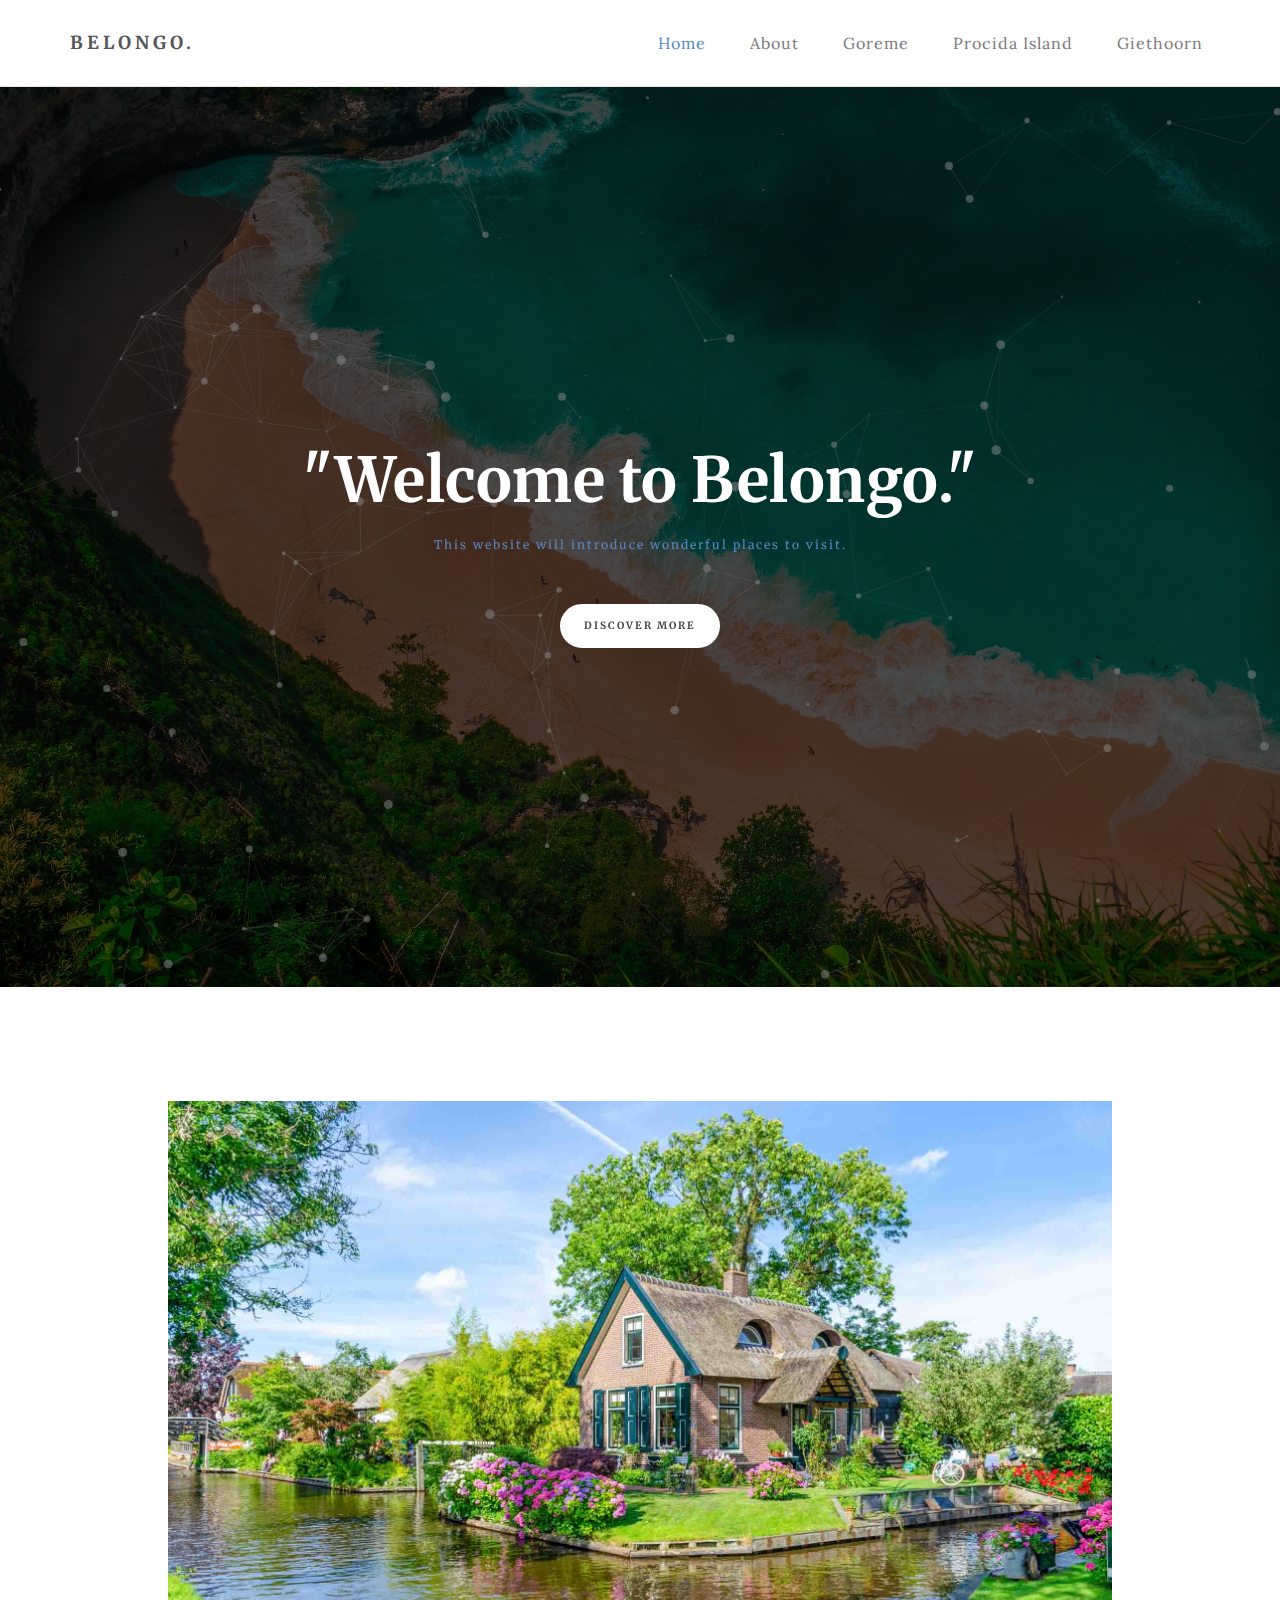
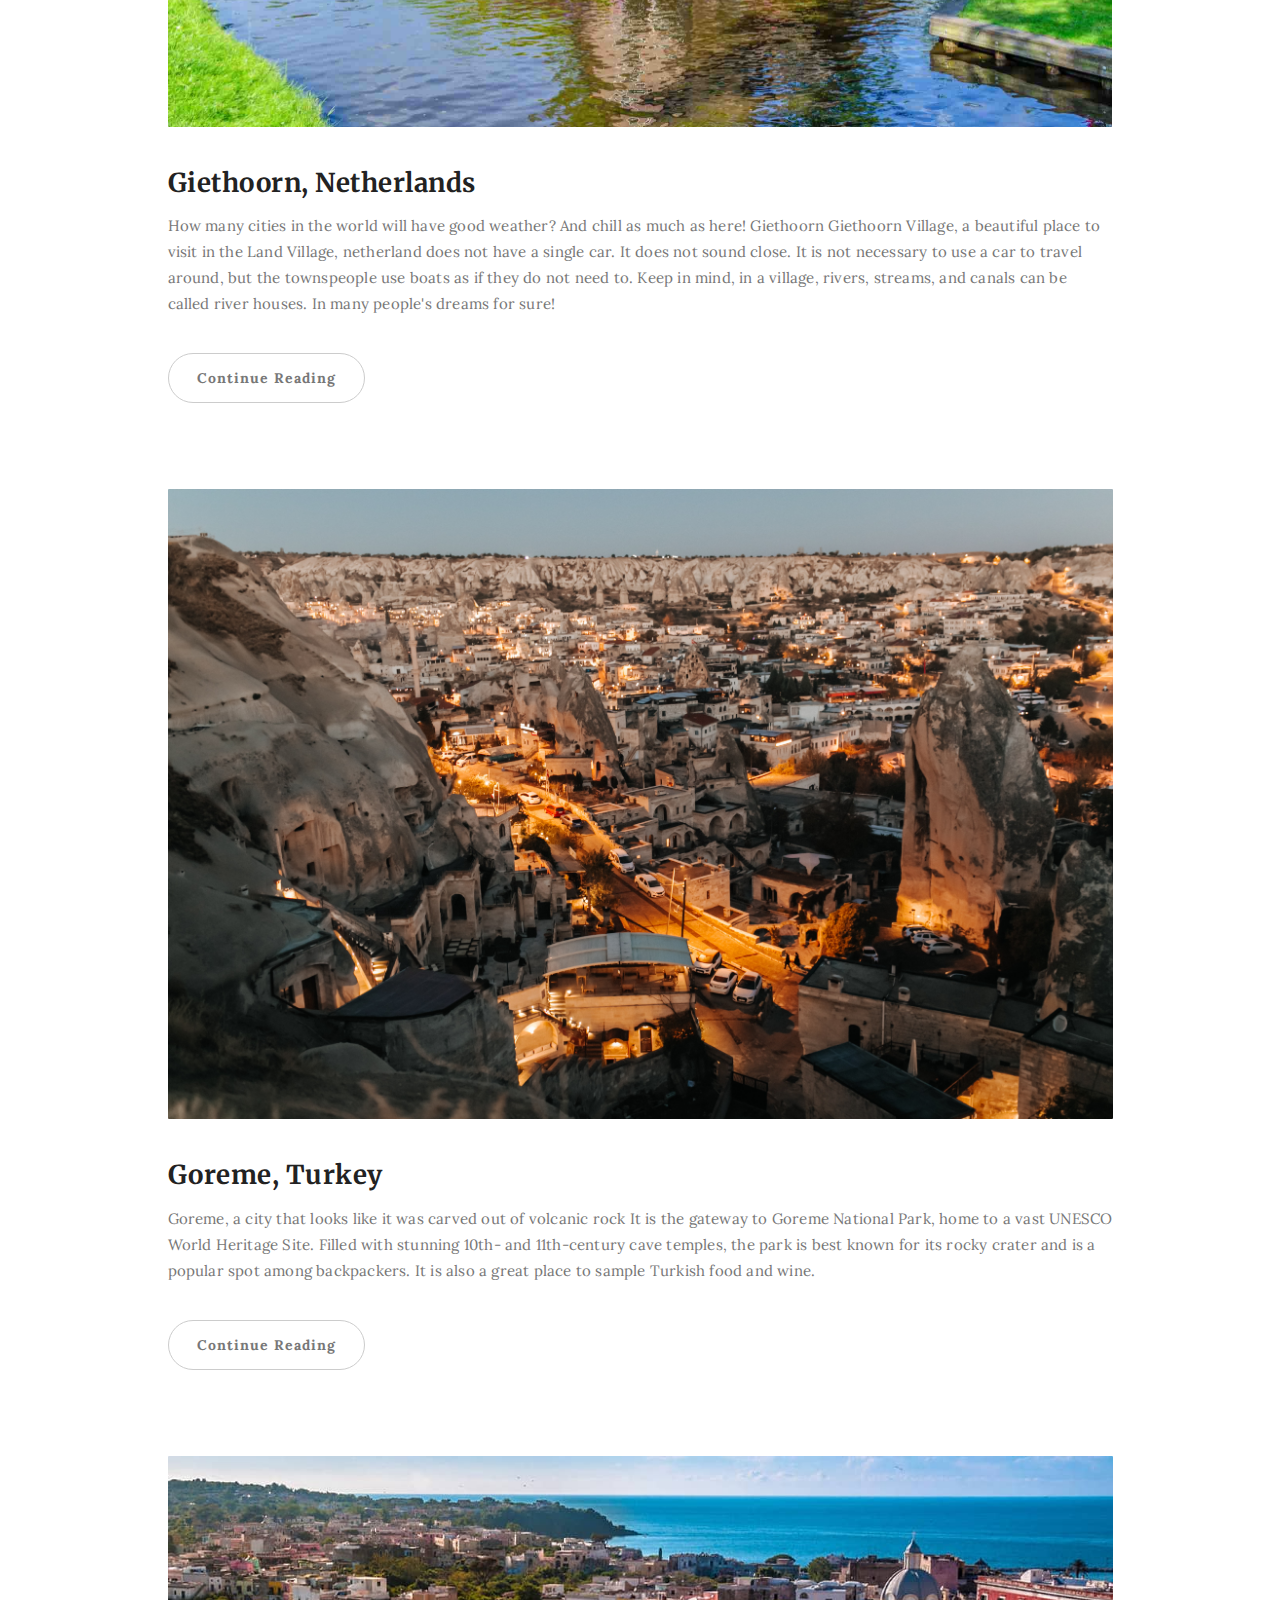
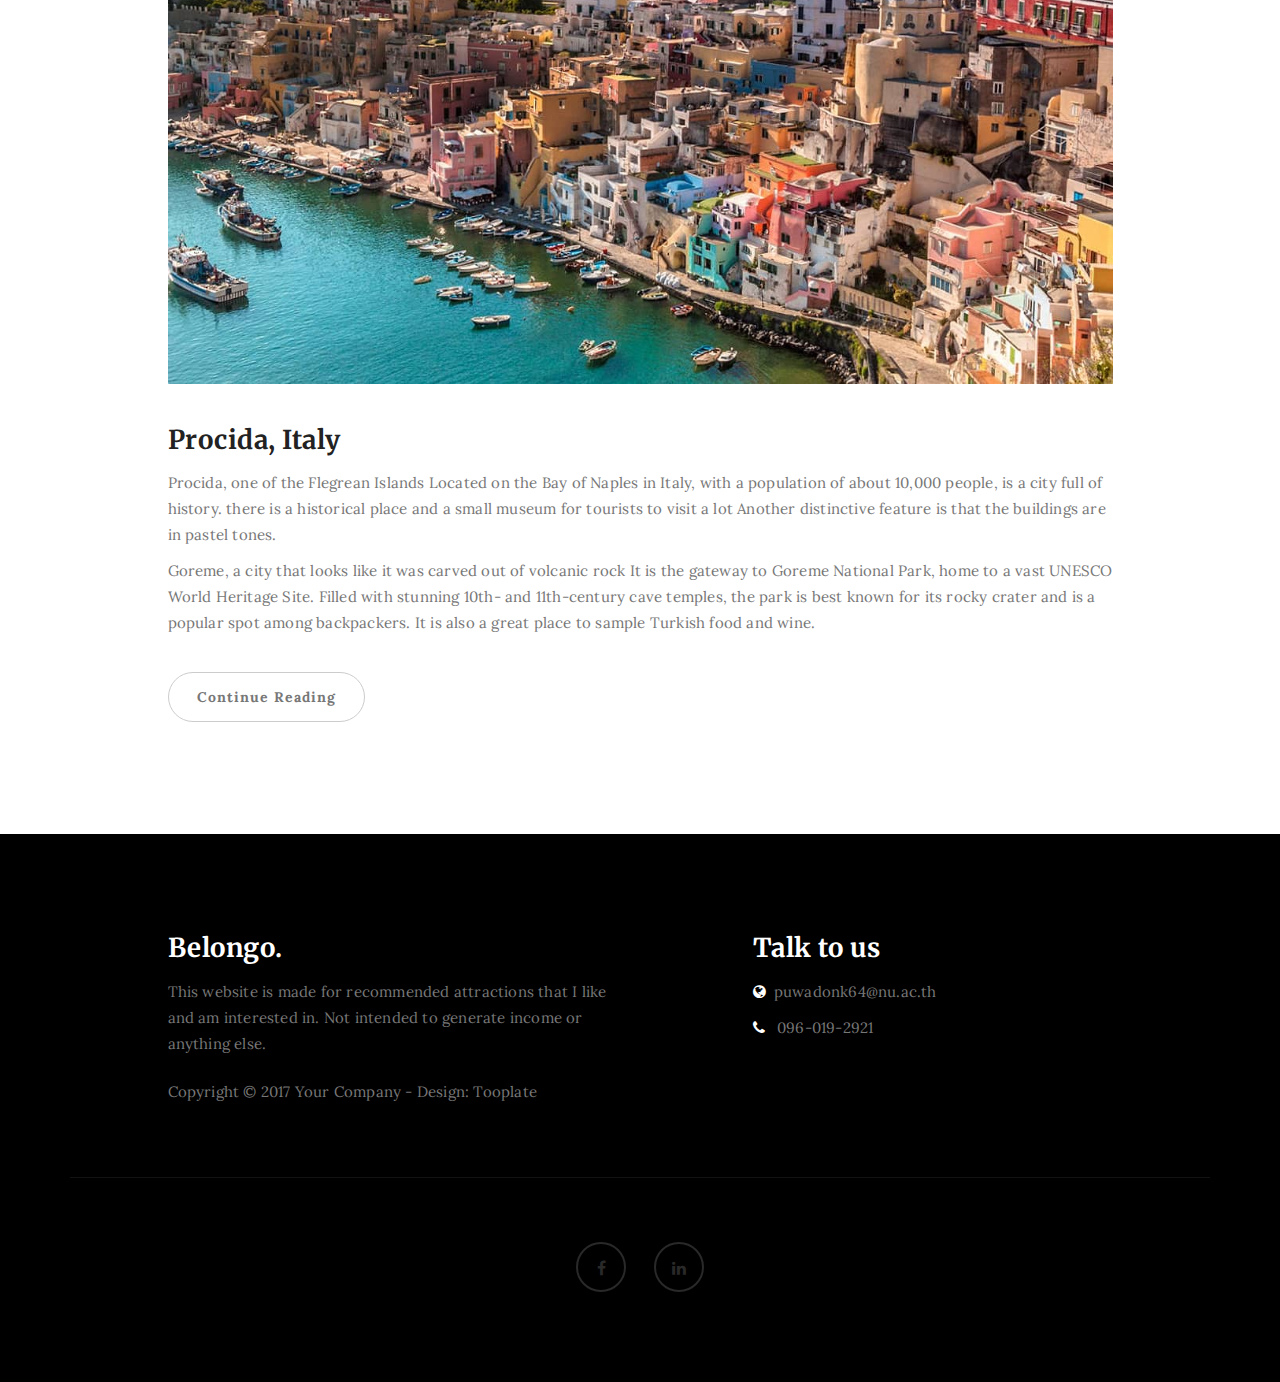
<file: index.html>
<!DOCTYPE html>
<html lang="en">
<head>

<meta charset="UTF-8">
<meta http-equiv="X-UA-Compatible" content="IE=Edge">
<meta name="description" content="">
<meta name="keywords" content="">
<meta name="author" content="">
<meta name="viewport" content="width=device-width, initial-scale=1, maximum-scale=1">

<title>Belongo.</title>
<!--

Template 2085 Neuron

http://www.tooplate.com/view/2085-neuron

-->
<link rel="stylesheet" href="css/bootstrap.min.css">
<link rel="stylesheet" href="css/font-awesome.min.css">

<!-- Main css -->
<link rel="stylesheet" href="css/style.css">
<link href="https://fonts.googleapis.com/css?family=Lora|Merriweather:300,400" rel="stylesheet">

</head>
<body>

<!-- PRE LOADER -->

<div class="preloader">
     <div class="sk-spinner sk-spinner-wordpress">
          <span class="sk-inner-circle"></span>
     </div>
</div>

<!-- Navigation section  -->

<div class="navbar navbar-default navbar-static-top" role="navigation">
     <div class="container">

          <div class="navbar-header">
               <button class="navbar-toggle" data-toggle="collapse" data-target=".navbar-collapse">
                    <span class="icon icon-bar"></span>
                    <span class="icon icon-bar"></span>
                    <span class="icon icon-bar"></span>
               </button>
               <a href="index.html" class="navbar-brand">Belongo.</a>
          </div>
          <div class="collapse navbar-collapse">
               <ul class="nav navbar-nav navbar-right">
                    <li class="active"><a href="index.html">Home</a></li>
                    <li><a href="about.html">About</a></li>
                    <li><a href="Goreme.html">Goreme</a></li>
                    <li><a href="Procida.html">Procida Island</a></li>
                    <li><a href="Giethoorn.html">Giethoorn</a></li>
               </ul>
          </div>

  </div>
</div>


<section id="home" class="main-home parallax-section">
     <div class="overlay"></div>
     <div id="particles-js"></div>
     <div class="container">
          <div class="row">

               <div class="col-md-12 col-sm-12">
                    <h1>"Welcome to Belongo."</h1>
                    <h4>This website will introduce wonderful places to visit.</h4>
                    <a href="#blog" class="smoothScroll btn btn-default">Discover More</a>
               </div>

          </div>
     </div>
</section>

<section id="blog">
     <div class="container">
          <div class="row">

               <div class="col-md-offset-1 col-md-10 col-sm-12">
                    <div class="blog-post-thumb">
                         <div class="blog-post-image">
                              <a href="Giethoorn.html">
                                   <img src="images/single-post-bg.jpg" class="img-responsive" alt="Blog Image">
                              </a>
                         </div>
                         <div class="blog-post-title">
                              <h3><a href="Giethoorn.html">Giethoorn, Netherlands</a></h3>
                         </div>
               
                         <div class="blog-post-des">
                              <p>How many cities in the world will have good weather? And chill as much as here! Giethoorn Giethoorn Village, a beautiful place to visit in the Land Village, netherland does not have a single car. It does not sound close. It is not necessary to use a car to travel around, but the townspeople use boats as if they do not need to. Keep in mind, in a village, rivers, streams, and canals can be called river houses. In many people's dreams for sure!</p>
                              <a href="Giethoorn.html" class="btn btn-default">Continue Reading</a>
                         </div>
                    </div>
               </div>
               <div class="col-md-offset-1 col-md-10 col-sm-12">
                    <div class="blog-post-thumb">
                         <div class="blog-post-image">
                              <a href="Goreme.html">
                                   <img src="images/gallery-bg.jpg" class="img-responsive" alt="Blog Image">
                              </a>
                         </div>
                         <div class="blog-post-title">
                              <h3><a href="Goreme.html.">Goreme, Turkey</a></h3>
                         </div>
               
                         <div class="blog-post-des">
                              <p>Goreme, a city that looks like it was carved out of volcanic rock It is the gateway to Goreme National Park, home to a vast UNESCO World Heritage Site. Filled with stunning 10th- and 11th-century cave temples, the park is best known for its rocky crater and is a popular spot among backpackers. It is also a great place to sample Turkish food and wine.</p>
                              <a href="Goreme.html" class="btn btn-default">Continue Reading</a>
                         </div>
                    </div>
               </div>
               <div class="col-md-offset-1 col-md-10 col-sm-12">
                    <div class="blog-post-thumb">
                         <div class="blog-post-image">
                              <a href="Procida.html">
                                   <img src="images/Procida.bj.jpg" class="img-responsive" alt="Blog Image">
                              </a>
                         </div>
                         <div class="blog-post-title">
                              <h3><a href="Procida.html">Procida, Italy</a></h3>
                         </div>
               
                         <div class="blog-post-des">
                              <p>Procida, one of the Flegrean Islands Located on the Bay of Naples in Italy, with a population of about 10,000 people, is a city full of history. there is a historical place and a small museum for tourists to visit a lot Another distinctive feature is that the buildings are in pastel tones.</p>
                         </div>
                         <div class="blog-post-des">
                              <p>Goreme, a city that looks like it was carved out of volcanic rock It is the gateway to Goreme National Park, home to a vast UNESCO World Heritage Site. Filled with stunning 10th- and 11th-century cave temples, the park is best known for its rocky crater and is a popular spot among backpackers. It is also a great place to sample Turkish food and wine.</p>
                              <a href="Procida.html" class="btn btn-default">Continue Reading</a>
                         </div>
                    </div>
               </div>
     </div>

</section>


<footer>
     <div class="container">
          <div class="row">

               <div class="col-md-5 col-md-offset-1 col-sm-6">
                    <h3>Belongo.</h3>
                    <p>This website is made for recommended attractions that I like and am interested in. Not intended to generate income or anything else.</p>
                    <div class="footer-copyright">
                         <p>Copyright &copy; 2017 Your Company - Design: Tooplate</p>
                    </div>
               </div>

               <div class="col-md-4 col-md-offset-1 col-sm-6">
                    <h3>Talk to us</h3>
                    <p><i class="fa fa-globe"></i>puwadonk64@nu.ac.th</p>
                    <p><i class="fa fa-phone"></i> 096-019-2921</p> </div>

               <div class="clearfix col-md-12 col-sm-12">
                    <hr>
               </div>

               <div class="col-md-12 col-sm-12">
                    <ul class="social-icon">
                         <li><a href="https://www.facebook.com/puwadon.kafoelwong.1" class="fa fa-facebook"></a></li>
                         <li><a href="https://www.instagram.com/paopae.pb/" class="fa fa-linkedin"></a></li>
                    </ul>
               </div>
               
          </div>
     </div>
</footer>


<a href="#back-top" class="go-top"><i class="fa fa-angle-up"></i></a>



<script src="js/jquery.js"></script>
<script src="js/bootstrap.min.js"></script>
<script src="js/particles.min.js"></script>
<script src="js/app.js"></script>
<script src="js/jquery.parallax.js"></script>
<script src="js/smoothscroll.js"></script>
<script src="js/custom.js"></script>

</body>
</html>
</file>
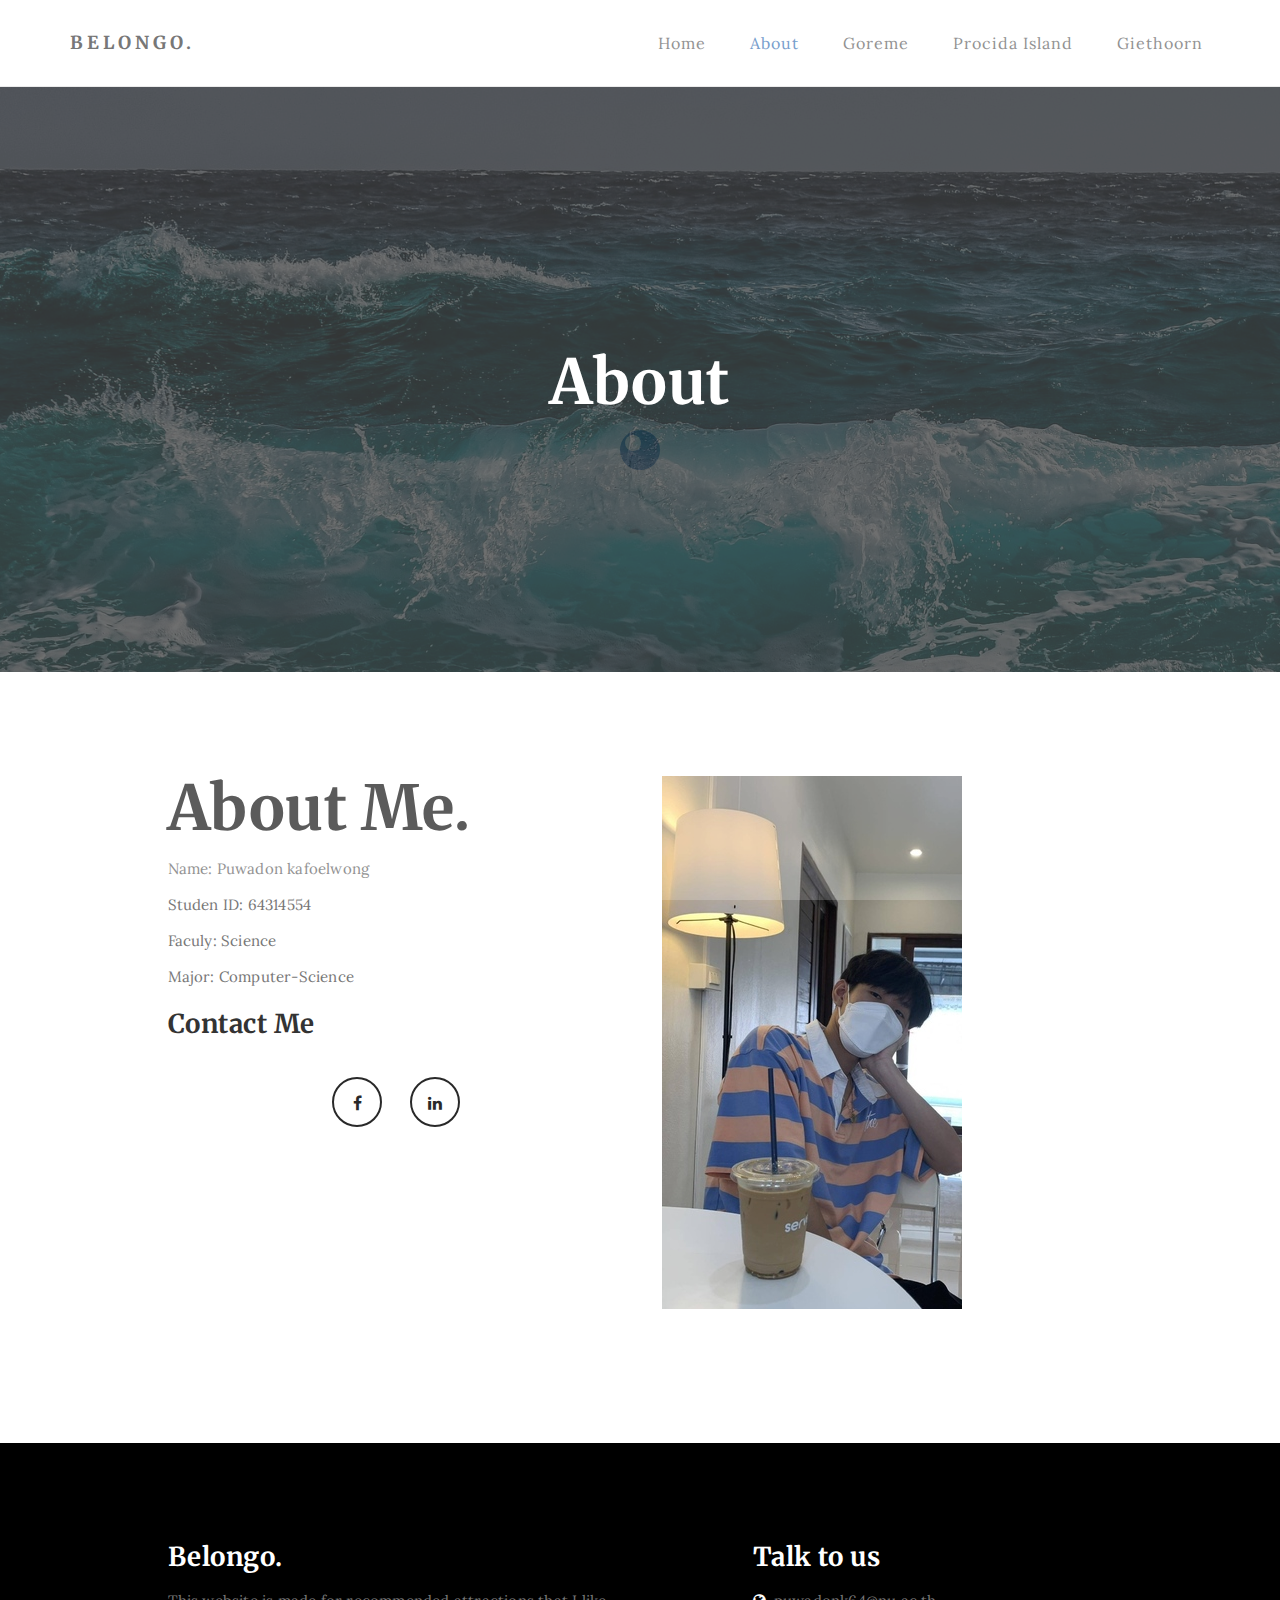
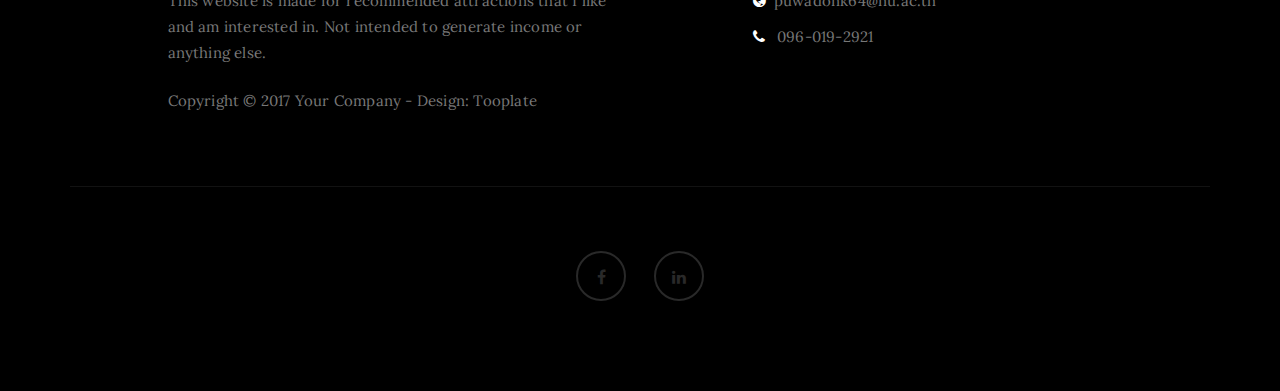
<file: about.html>
<!DOCTYPE html>
<html lang="en">
<head>

<meta charset="UTF-8">
<meta http-equiv="X-UA-Compatible" content="IE=Edge">
<meta name="description" content="">
<meta name="keywords" content="">
<meta name="author" content="">
<meta name="viewport" content="width=device-width, initial-scale=1, maximum-scale=1">

<title>Belongo/About</title>
<!--

Template 2085 Neuron

http://www.tooplate.com/view/2085-neuron

-->
<link rel="stylesheet" href="css/bootstrap.min.css">
<link rel="stylesheet" href="css/font-awesome.min.css">

<!-- Main css -->
<link rel="stylesheet" href="css/style.css">
<link href="https://fonts.googleapis.com/css?family=Lora|Merriweather:300,400" rel="stylesheet">

</head>
<body>

<!-- PRE LOADER -->

<div class="preloader">
     <div class="sk-spinner sk-spinner-wordpress">
          <span class="sk-inner-circle"></span>
     </div>
</div>

<!-- Navigation section  -->

<div class="navbar navbar-default navbar-static-top" role="navigation">
     <div class="container">

          <div class="navbar-header">
               <button class="navbar-toggle" data-toggle="collapse" data-target=".navbar-collapse">
                    <span class="icon icon-bar"></span>
                    <span class="icon icon-bar"></span>
                    <span class="icon icon-bar"></span>
               </button>
               <a href="index.html" class="navbar-brand">Belongo.</a>
          </div>
          <div class="collapse navbar-collapse">
               <ul class="nav navbar-nav navbar-right">
                    <li><a href="index.html">Home</a></li>
                    <li class="active"><a href="about.html">About</a></li>
                    <li><a href="Goreme.html">Goreme</a></li>
                    <li><a href="Procida.html">Procida Island</a></li>
                    <li><a href="Giethoorn.html">Giethoorn</a></li>
               </ul>
          </div>

  </div>
</div>  

<!-- Home Section -->

<section id="home" class="main-about parallax-section">
     <div class="overlay"></div>
     <div class="container">
          <div class="row">

               <div class="col-md-12 col-sm-12">
                    <h1>About</h1>
               </div>

          </div>
     </div>
</section>

<!-- About Section -->

<section id="about">
     <div class="container">
          <div class="row">

               <div class="col-md-offset-1 col-md-10 col-sm-12">
                    <div class="col-md-6 col-sm-6">
                         <h1>About Me.</h1>
                         <p>Name: Puwadon kafoelwong</p>
                         <p>Studen ID: 64314554</p>
                         <p>Faculy: Science</p>
                         <p>Major: Computer-Science</p>
                         <h3>Contact Me</h3>
                         <ul class="social-icon">
                              <li><a href="https://www.facebook.com/puwadon.kafoelwong.1" class="fa fa-facebook"></a></li>
                              <li><a href="https://www.instagram.com/paopae.pb/" class="fa fa-linkedin"></a></li>
                         </ul>
 
                    </div>

                    <div class="col-md-6 col-sm-6">
                         <img src="images/about-image.jpg" class="img-responsive" alt="About Image">
                    </div>

          </div>
     </div>
</section>

<!-- Footer Section -->

<footer>
     <div class="container">
          <div class="row">

               <div class="col-md-5 col-md-offset-1 col-sm-6">
                    <h3>Belongo.</h3>
                    <p>This website is made for recommended attractions that I like and am interested in. Not intended to generate income or anything else.</p>
                    <div class="footer-copyright">
                         <p>Copyright &copy; 2017 Your Company - Design: Tooplate</p>
                    </div>
               </div>

               <div class="col-md-4 col-md-offset-1 col-sm-6">
                    <h3>Talk to us</h3>
                    <p><i class="fa fa-globe"></i>puwadonk64@nu.ac.th</p>
                    <p><i class="fa fa-phone"></i> 096-019-2921</p> </div>
                    
               <div class="clearfix col-md-12 col-sm-12">
                    <hr>
               </div>

               <div class="col-md-12 col-sm-12">
                    <ul class="social-icon">
                         <li><a href="https://www.facebook.com/puwadon.kafoelwong.1" class="fa fa-facebook"></a></li>
                         <li><a href="https://www.instagram.com/paopae.pb/" class="fa fa-linkedin"></a></li>
                    </ul>
               </div>
               
          </div>
     </div>
</footer>

<a href="#back-top" class="go-top"><i class="fa fa-angle-up"></i></a>



<script src="js/jquery.js"></script>
<script src="js/bootstrap.min.js"></script>
<script src="js/jquery.parallax.js"></script>
<script src="js/custom.js"></script>

</body>
</html>
</file>
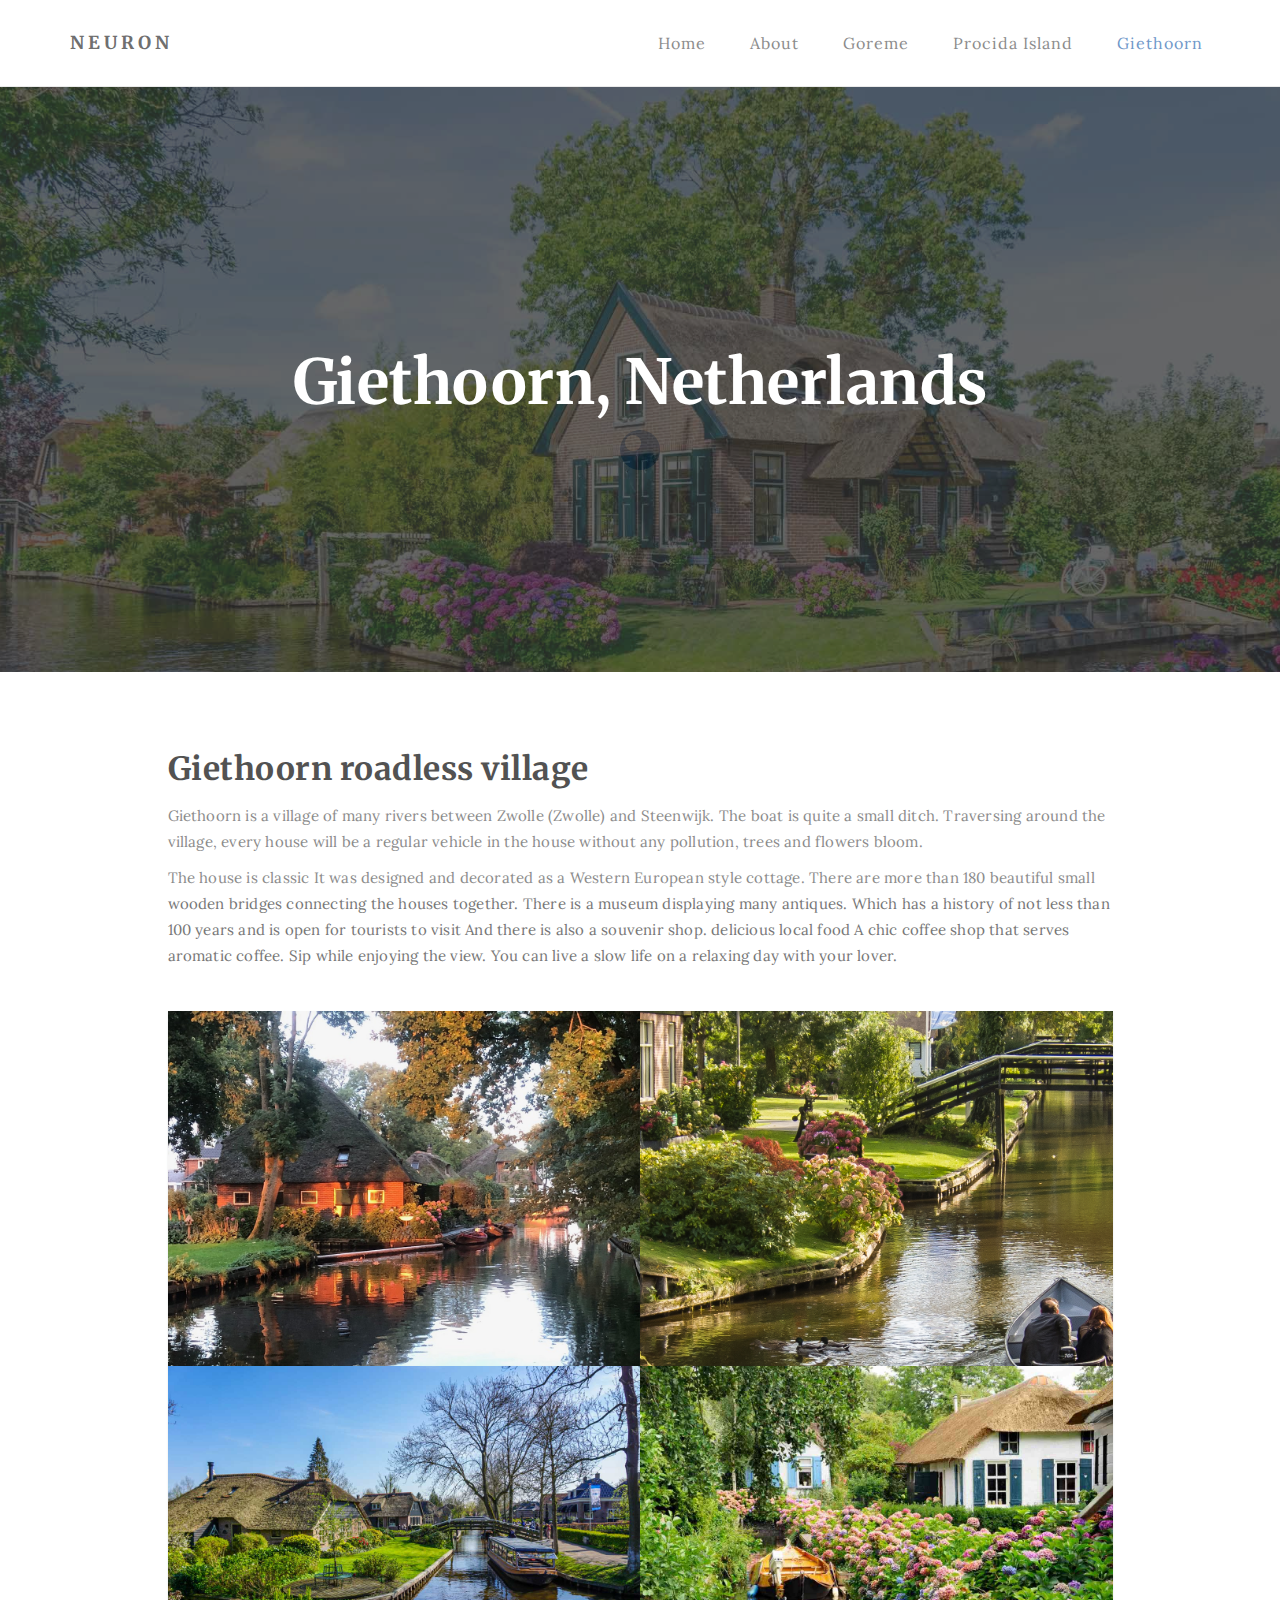
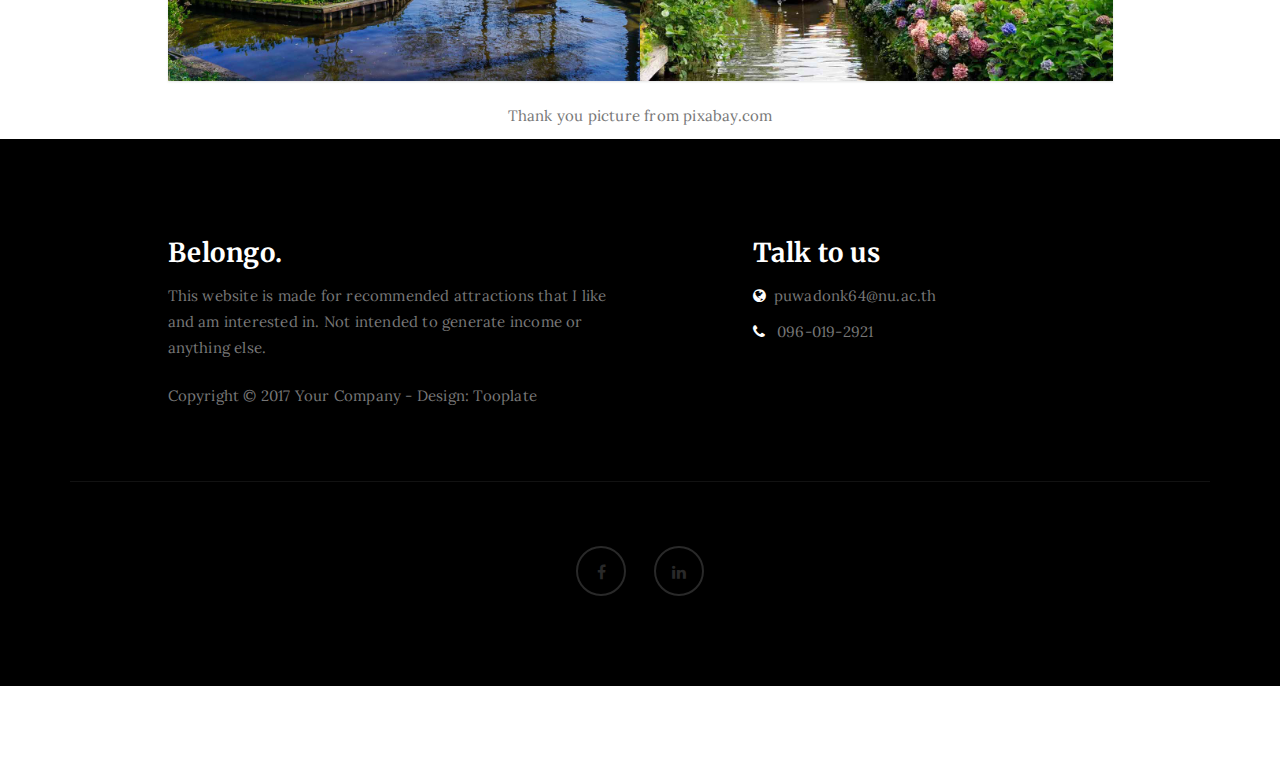
<file: Giethoorn.html>
<!DOCTYPE html>
<html lang="en">
<head>

<meta charset="UTF-8">
<meta http-equiv="X-UA-Compatible" content="IE=Edge">
<meta name="description" content="">
<meta name="keywords" content="">
<meta name="author" content="">
<meta name="viewport" content="width=device-width, initial-scale=1, maximum-scale=1">

<title>Belongo/Gietoorn</title>

<link rel="stylesheet" href="css/bootstrap.min.css">
<link rel="stylesheet" href="css/font-awesome.min.css">

<!-- Main css -->
<link rel="stylesheet" href="css/style.css">
<link href="https://fonts.googleapis.com/css?family=Lora|Merriweather:300,400" rel="stylesheet">

</head>
<body>

<!-- PRE LOADER -->

<div class="preloader">
     <div class="sk-spinner sk-spinner-wordpress">
          <span class="sk-inner-circle"></span>
     </div>
</div>

<!-- Navigation section  -->

<div class="navbar navbar-default navbar-static-top" role="navigation">
     <div class="container">

          <div class="navbar-header">
               <button class="navbar-toggle" data-toggle="collapse" data-target=".navbar-collapse">
                    <span class="icon icon-bar"></span>
                    <span class="icon icon-bar"></span>
                    <span class="icon icon-bar"></span>
               </button>
               <a href="index.html" class="navbar-brand">Neuron</a>
          </div>
          <div class="collapse navbar-collapse">
               <ul class="nav navbar-nav navbar-right">
                    <li><a href="index.html">Home</a></li>
                    <li><a href="about.html">About</a></li>
                    <li><a href="Goreme.html">Goreme</a></li>
                    <li><a href="Procida.html">Procida Island</a></li>
                    <li class="active"><a href="Giethoorn.html">Giethoorn</a></li>
               </ul>
          </div>

  </div>
</div>

<!-- Home Section -->

<section id="home" class="main-single-post parallax-section">
     <div class="overlay"></div>
     <div class="container">
          <div class="row">

               <div class="col-md-12 col-sm-12">
                    <h1>Giethoorn, Netherlands</h1>
               </div>

          </div>
     </div>
</section>

<section id="gallery">
     <div class="container">
          <div class="row">

               <div class="col-md-offset-1 col-md-10 col-sm-12">
                    <h2>Giethoorn roadless village</h2>
                    <p>Giethoorn is a village of many rivers between Zwolle (Zwolle) and Steenwijk. The boat is quite a small ditch. Traversing around the village, every house will be a regular vehicle in the house without any pollution, trees and flowers bloom.</p>
                    <p>The house is classic It was designed and decorated as a Western European style cottage. There are more than 180 beautiful small wooden bridges connecting the houses together. There is a museum displaying many antiques. Which has a history of not less than 100 years and is open for tourists to visit And there is also a souvenir shop. delicious local food A chic coffee shop that serves aromatic coffee. Sip while enjoying the view. You can live a slow life on a relaxing day with your lover.</p>
                    <span></span>
                    <div class="col-md-6 col-sm-6">
                         <div class="gallery-thumb">
                              <a href="images/Giethoorn1.jpg" class="image-popup">
                                   <img src="images/Giethoorn1.jpg" class="img-responsive" alt="Gallery Image">
                              </a>
                         </div>
                    </div>

                    <div class="col-md-6 col-sm-6">
                         <div class="gallery-thumb">
                              <a href="images/Giethoorn2.jpg" class="image-popup">
                                   <img src="images/Giethoorn2.jpg" class="img-responsive" alt="Gallery Image">
                              </a>
                         </div>
                    </div>

                    <div class="col-md-6 col-sm-6">
                         <div class="gallery-thumb">
                              <a href="images/Giethoorn3.jpg" class="image-popup">
                                   <img src="images/Giethoorn3.jpg" class="img-responsive" alt="Gallery Image">
                              </a>
                         </div>
                    </div>

                    <div class="col-md-6 col-sm-6">
                         <div class="gallery-thumb">
                              <a href="images/Giethoorn4.jpg" class="image-popup">
                                   <img src="images/Giethoorn4.jpg" class="img-responsive" alt="Gallery Image">
                              </a>
                         </div>
                    </div>
                    <div class="col-md-12 col-sm-12">
                         <p>Thank you picture from pixabay.com </p>
                    </div>
               </div>

          </div>
     </div>

<footer>
          <div class="container">
               <div class="row">
     
                    <div class="col-md-5 col-md-offset-1 col-sm-6">
                         <h3>Belongo.</h3>
                         <p>This website is made for recommended attractions that I like and am interested in. Not intended to generate income or anything else.</p>
                         <div class="footer-copyright">
                              <p>Copyright &copy; 2017 Your Company - Design: Tooplate</p>
                         </div>
                    </div>
     
                    <div class="col-md-4 col-md-offset-1 col-sm-6">
                         <h3>Talk to us</h3>
                         <p><i class="fa fa-globe"></i>puwadonk64@nu.ac.th</p>
                         <p><i class="fa fa-phone"></i> 096-019-2921</p> </div>
     
                    <div class="clearfix col-md-12 col-sm-12">
                         <hr>
                    </div>
     
                    <div class="col-md-12 col-sm-12">
                         <ul class="social-icon">
                              <li><a href="https://www.facebook.com/puwadon.kafoelwong.1" class="fa fa-facebook"></a></li>
                              <li><a href="https://www.instagram.com/paopae.pb/" class="fa fa-linkedin"></a></li>
                         </ul>
                    </div>
                    
               </div>
          </div>
</footer>

<!-- Back top -->
<a href="#back-top" class="go-top"><i class="fa fa-angle-up"></i></a>

<!-- SCRIPTS -->

<script src="js/jquery.js"></script>
<script src="js/bootstrap.min.js"></script>
<script src="js/jquery.parallax.js"></script>
<script src="js/custom.js"></script>

</body>
</html>
</file>
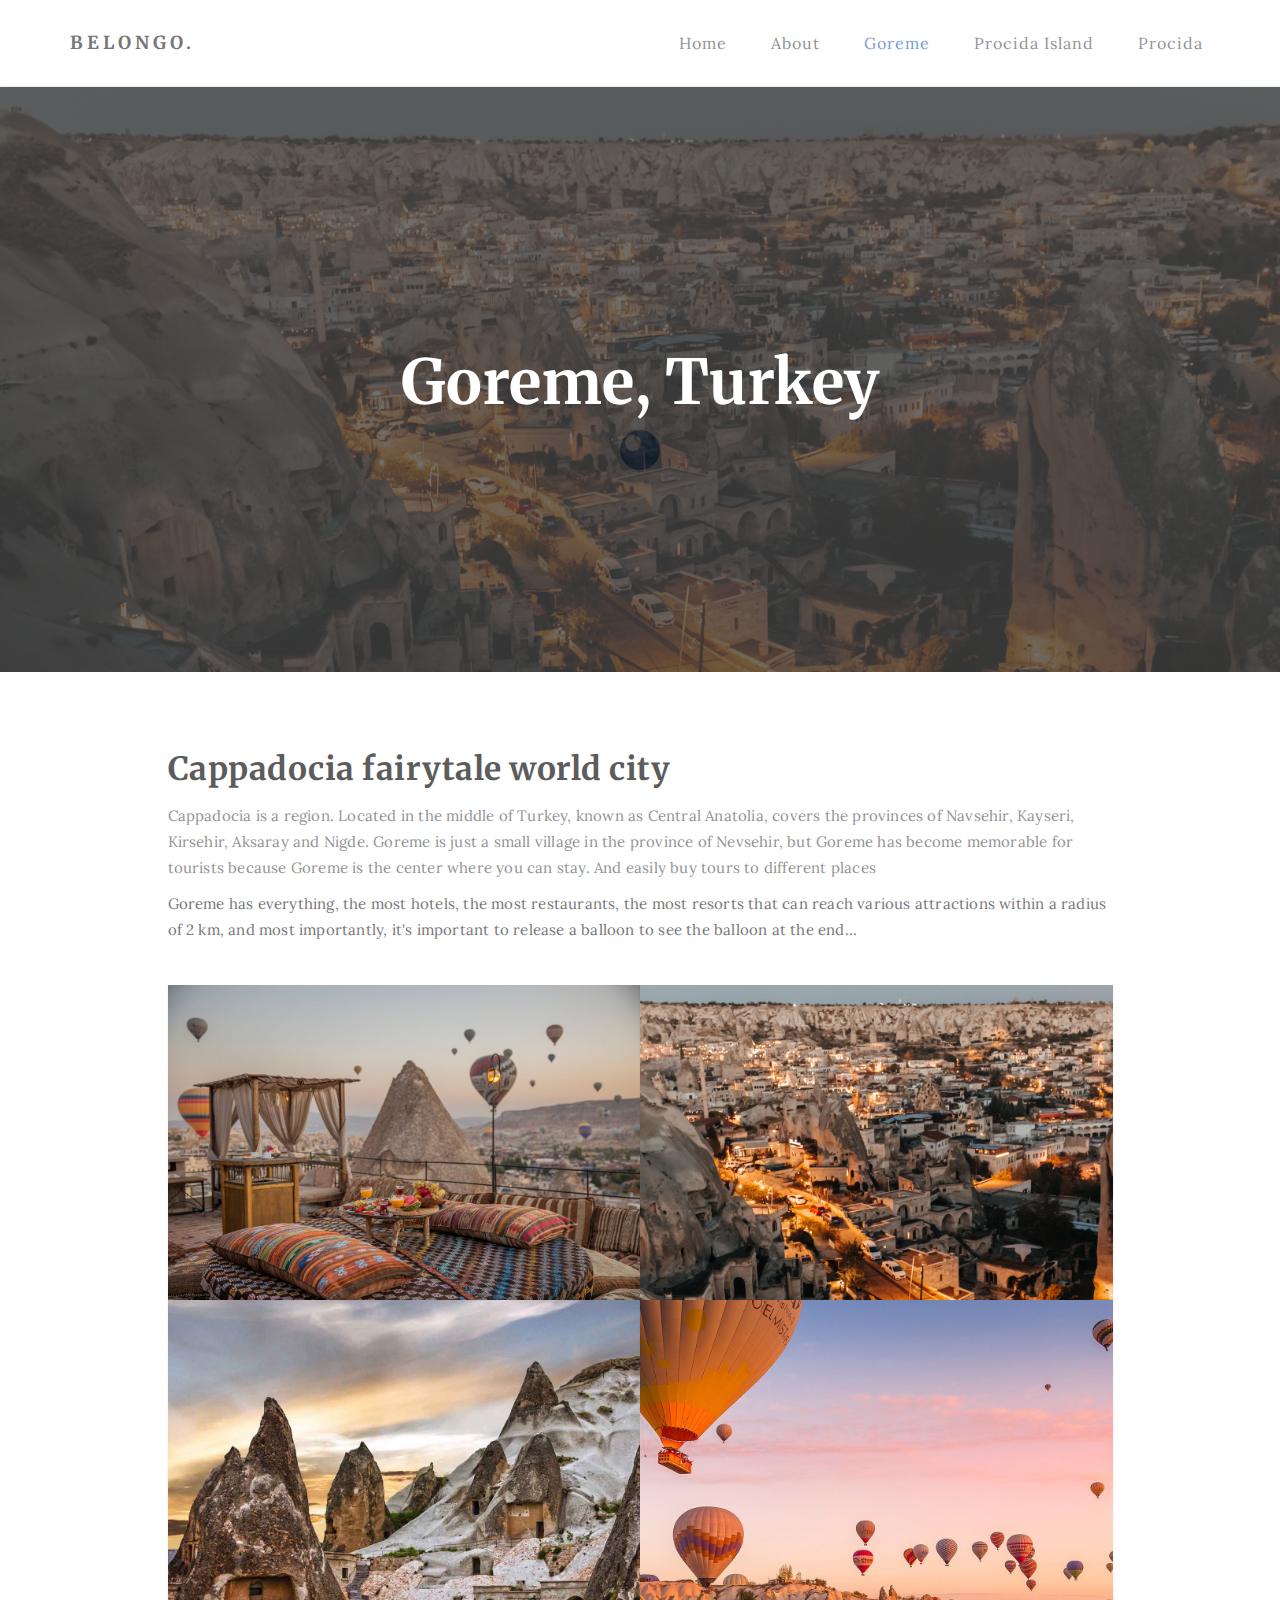
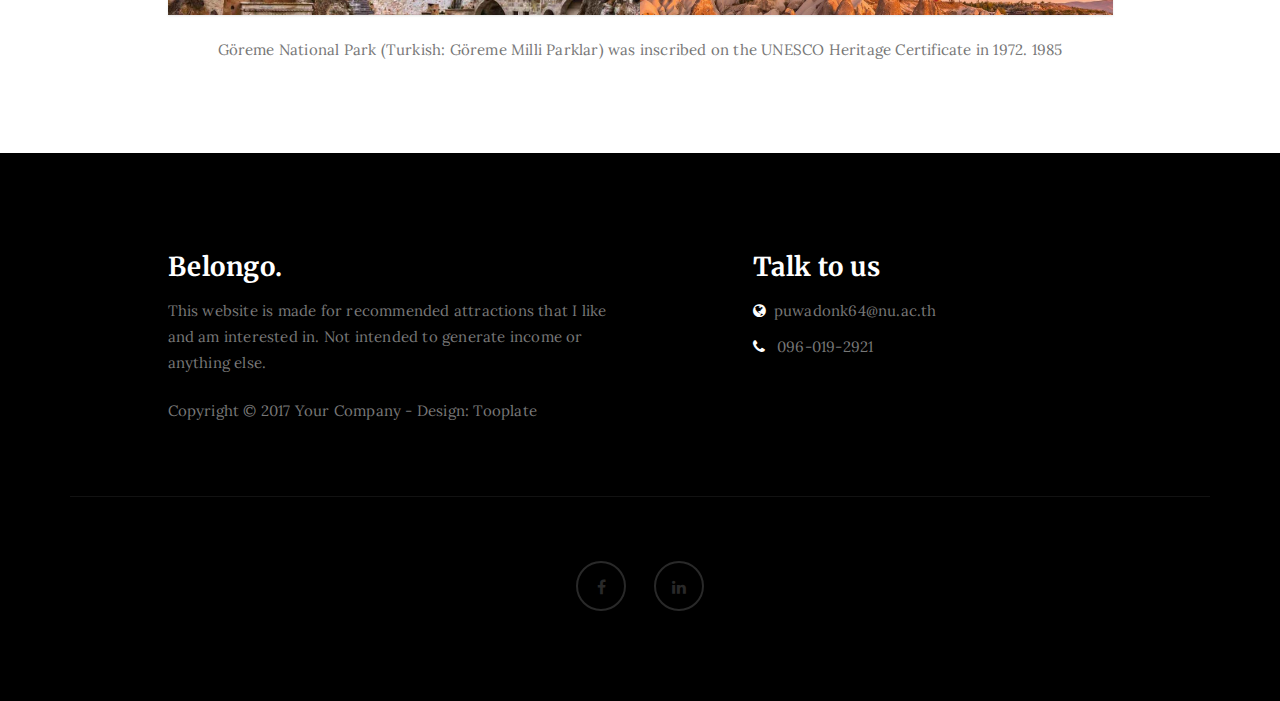
<file: Goreme.html>
<!DOCTYPE html>
<html lang="en">
<head>

<meta charset="UTF-8">
<meta http-equiv="X-UA-Compatible" content="IE=Edge">
<meta name="description" content="">
<meta name="keywords" content="">
<meta name="author" content="">
<meta name="viewport" content="width=device-width, initial-scale=1, maximum-scale=1">

<title>Belongo/Goreme</title>
<!--

Template 2085 Neuron

http://www.tooplate.com/view/2085-neuron

-->
<link rel="stylesheet" href="css/bootstrap.min.css">
<link rel="stylesheet" href="css/font-awesome.min.css">
<link rel="stylesheet" href="css/magnific-popup.css">

<!-- Main css -->
<link rel="stylesheet" href="css/style.css">
<link href="https://fonts.googleapis.com/css?family=Lora|Merriweather:300,400" rel="stylesheet">

</head>
<body>

<!-- PRE LOADER -->

<div class="preloader">
     <div class="sk-spinner sk-spinner-wordpress">
          <span class="sk-inner-circle"></span>
     </div>
</div>

<!-- Navigation section  -->

<div class="navbar navbar-default navbar-static-top" role="navigation">
     <div class="container">
          <div class="navbar-header">
               <button class="navbar-toggle" data-toggle="collapse" data-target=".navbar-collapse">
                    <span class="icon icon-bar"></span>
                    <span class="icon icon-bar"></span>
                    <span class="icon icon-bar"></span>
               </button>
               <a href="index.html" class="navbar-brand">Belongo.</a>
          </div>
          <div class="collapse navbar-collapse">
               <ul class="nav navbar-nav navbar-right">
                    <li><a href="index.html">Home</a></li>
                    <li><a href="about.html">About</a></li>
                    <li class="active"><a href="Goreme.html">Goreme</a></li>
                    <li><a href="Procida.html">Procida Island</a></li>
                    <li><a href="Giethoorn.html">Procida</a></li>
               </ul>
               
          </div>

  </div>
</div>

<!-- Home Section -->

<section id="home" class="main-gallery parallax-section">
     <div class="overlay"></div>
     <div class="container">
          <div class="row">

               <div class="col-md-12 col-sm-12">
                    <h1>Goreme, Turkey</h1>
               </div>

          </div>
     </div>
</section>

<!-- Gallery Section -->

<section id="gallery">
     <div class="container">
          <div class="row">

               <div class="col-md-offset-1 col-md-10 col-sm-12">
                    <h2>Cappadocia fairytale world city</h2>
                    <p>Cappadocia is a region. Located in the middle of Turkey, known as Central Anatolia, covers the provinces of Navsehir, Kayseri, Kirsehir, Aksaray and Nigde.
                       Goreme is just a small village in the province of Nevsehir, but Goreme has become memorable for tourists because Goreme is the center where you can stay. And easily buy tours to different places</p>
                    <p>Goreme has everything, the most hotels, the most restaurants, the most resorts that can reach various attractions within a radius of 2 km, and most importantly, it's important to release a balloon to see the balloon at the end...</p>
                    <span></span>
                    <div class="col-md-6 col-sm-6">
                         <div class="gallery-thumb">
                              <a href="images/Goreme1-image1.jpg" class="image-popup">
                                   <img src="images/Goreme1.jpg" class="img-responsive" alt="Gallery Image">
                              </a>
                         </div>
                    </div>

                    <div class="col-md-6 col-sm-6">
                         <div class="gallery-thumb">
                              <a href="images/Goreme2.jpg" class="image-popup">
                                   <img src="images/Goreme2.jpg" class="img-responsive" alt="Gallery Image">
                              </a>
                         </div>
                    </div>

                    <div class="col-md-6 col-sm-6">
                         <div class="gallery-thumb">
                              <a href="images/Goreme3.jpg" class="image-popup">
                                   <img src="images/Goreme3.jpg" class="img-responsive" alt="Gallery Image">
                              </a>
                         </div>
                    </div>

                    <div class="col-md-6 col-sm-6">
                         <div class="gallery-thumb">
                              <a href="images/Goreme4.jpg" class="image-popup">
                                   <img src="images/Goreme4.jpg" class="img-responsive" alt="Gallery Image">
                              </a>
                         </div>
                    </div>
                    <div class="col-md-12 col-sm-12">
                         <p>Göreme National Park (Turkish: Göreme Milli Parklar) was inscribed on the UNESCO Heritage Certificate in 1972. 1985</p>
                    </div>
               </div>

          </div>
     </div>
</section>

<footer>
     <div class="container">
          <div class="row">

               <div class="col-md-5 col-md-offset-1 col-sm-6">
                    <h3>Belongo.</h3>
                    <p>This website is made for recommended attractions that I like and am interested in. Not intended to generate income or anything else.</p>
                    <div class="footer-copyright">
                         <p>Copyright &copy; 2017 Your Company - Design: Tooplate</p>
                    </div>
               </div>

               <div class="col-md-4 col-md-offset-1 col-sm-6">
                    <h3>Talk to us</h3>
                    <p><i class="fa fa-globe"></i>puwadonk64@nu.ac.th</p>
                    <p><i class="fa fa-phone"></i> 096-019-2921</p> </div>

               <div class="clearfix col-md-12 col-sm-12">
                    <hr>
               </div>

               <div class="col-md-12 col-sm-12">
                    <ul class="social-icon">
                         <li><a href="https://www.facebook.com/puwadon.kafoelwong.1" class="fa fa-facebook"></a></li>
                         <li><a href="https://www.instagram.com/paopae.pb/" class="fa fa-linkedin"></a></li>
                    </ul>
               </div>
               
          </div>
     </div>
</footer>

<!-- Back top -->
<a href="#back-top" class="go-top"><i class="fa fa-angle-up"></i></a>

<!-- SCRIPTS -->

<script src="js/jquery.js"></script>
<script src="js/bootstrap.min.js"></script>
<script src="js/jquery.magnific-popup.min.js"></script>
<script src="js/magnific-popup-options.js"></script>
<script src="js/jquery.parallax.js"></script>
<script src="js/custom.js"></script>

</body>
</html>
</file>
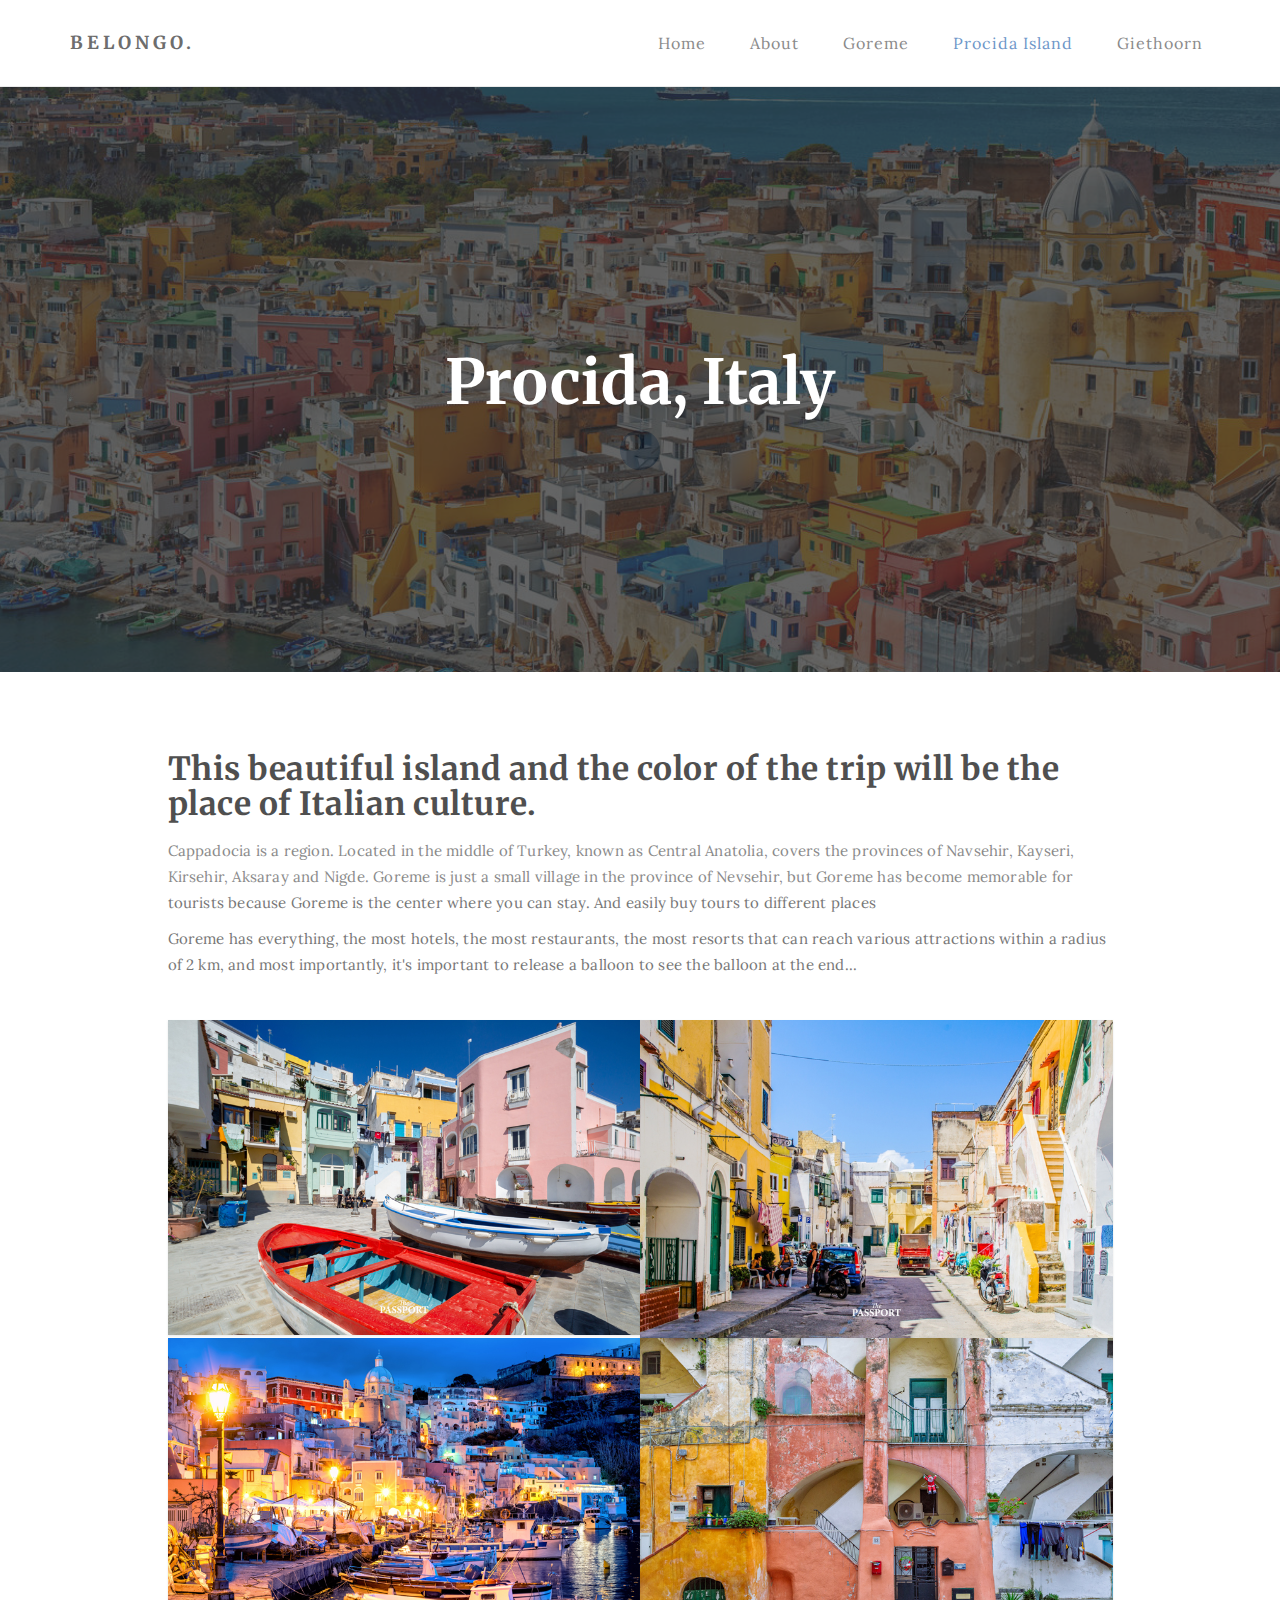
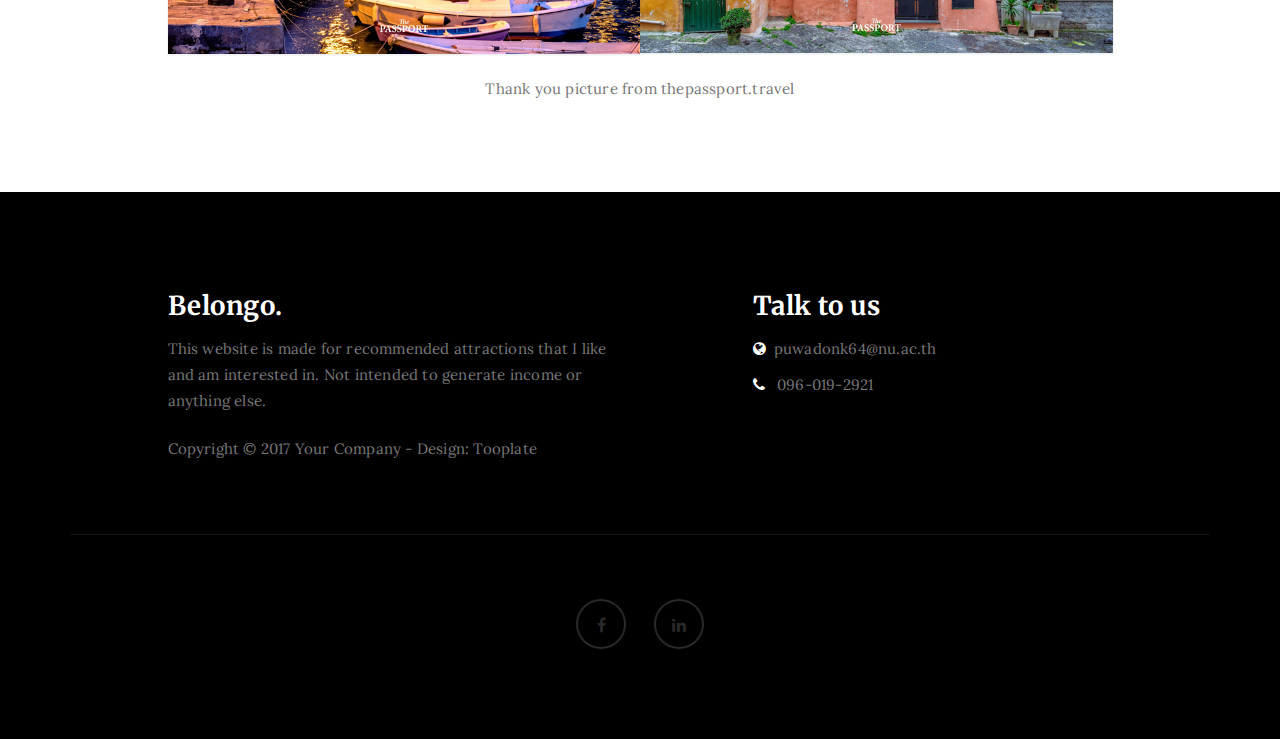
<file: Procida.html>
<!DOCTYPE html>
<html lang="en">
<head>

<meta charset="UTF-8">
<meta http-equiv="X-UA-Compatible" content="IE=Edge">
<meta name="description" content="">
<meta name="keywords" content="">
<meta name="author" content="">
<meta name="viewport" content="width=device-width, initial-scale=1, maximum-scale=1">

<title>Belongo/Procida</title>
<!--

Template 2085 Neuron

http://www.tooplate.com/view/2085-neuron

-->
<link rel="stylesheet" href="css/bootstrap.min.css">
<link rel="stylesheet" href="css/font-awesome.min.css">

<!-- Main css -->
<link rel="stylesheet" href="css/style.css">
<link href="https://fonts.googleapis.com/css?family=Lora|Merriweather:300,400" rel="stylesheet">

</head>
<body>

<!-- PRE LOADER -->

<div class="preloader">
     <div class="sk-spinner sk-spinner-wordpress">
          <span class="sk-inner-circle"></span>
     </div>
</div>

<!-- Navigation section  -->

<div class="navbar navbar-default navbar-static-top" role="navigation">
     <div class="container">

          <div class="navbar-header">
               <button class="navbar-toggle" data-toggle="collapse" data-target=".navbar-collapse">
                    <span class="icon icon-bar"></span>
                    <span class="icon icon-bar"></span>
                    <span class="icon icon-bar"></span>
               </button>
               <a href="index.html" class="navbar-brand">Belongo.</a>
          </div>
          <div class="collapse navbar-collapse">
               <ul class="nav navbar-nav navbar-right">
                    <li><a href="index.html">Home</a></li>
                    <li><a href="about.html">About</a></li>
                    <li><a href="Goreme.html">Goreme</a></li>
                    <li class="active"><a href="Procida.html">Procida Island</a></li>
                    <li><a href="Giethoorn.html">Giethoorn</a></li>
               </ul>
          </div>

  </div>
</div>
<section id="home" class="main-contact parallax-section">
     <div class="overlay"></div>
     <div class="container">
          <div class="row">

               <div class="col-md-12 col-sm-12">
                    <h1>Procida, Italy</h1>
               </div>

          </div>
     </div>
</section>

<!-- Contact Section -->

<section id="contact">
     <div class="container">
          <div class="row">
               <div class="col-md-offset-1 col-md-10 col-sm-12">
                    <h2> This beautiful island and the color of the trip will be the place of Italian culture.</h2>
                    <p>Cappadocia is a region. Located in the middle of Turkey, known as Central Anatolia, covers the provinces of Navsehir, Kayseri, Kirsehir, Aksaray and Nigde.
                       Goreme is just a small village in the province of Nevsehir, but Goreme has become memorable for tourists because Goreme is the center where you can stay. And easily buy tours to different places</p>
                    <p>Goreme has everything, the most hotels, the most restaurants, the most resorts that can reach various attractions within a radius of 2 km, and most importantly, it's important to release a balloon to see the balloon at the end...</p>
                    <span></span>
                    <div class="col-md-6 col-sm-6">
                         <div class="gallery-thumb">
                              <a href="images/Procida1.jpg" class="image-popup">
                                   <img src="images/Procida1.jpg" class="img-responsive" alt="Gallery Image">
                              </a>
                         </div>
                    </div>

                    <div class="col-md-6 col-sm-6">
                         <div class="gallery-thumb">
                              <a href="images/Procida2.jpg" class="image-popup">
                                   <img src="images/Procida2.jpg" class="img-responsive" alt="Gallery Image">
                              </a>
                         </div>
                    </div>

                    <div class="col-md-6 col-sm-6">
                         <div class="gallery-thumb">
                              <a href="images/Procida3.jpg" class="image-popup">
                                   <img src="images/Procida3.jpg" class="img-responsive" alt="Gallery Image">
                              </a>
                         </div>
                    </div>

                    <div class="col-md-6 col-sm-6">
                         <div class="gallery-thumb">
                              <a href="images/Procida4.jpg" class="image-popup">
                                   <img src="images/Procida4.jpg" class="img-responsive" alt="Gallery Image">
                              </a>
                         </div>
                    </div>
                    <div class="col-md-12 col-sm-12">
                         <p>Thank you picture from thepassport.travel</p>
                    </div>
               </div>

          </div>
     </div>
</section>

<!-- Footer Section -->

<footer>
     <div class="container">
          <div class="row">

               <div class="col-md-5 col-md-offset-1 col-sm-6">
                    <h3>Belongo.</h3>
                    <p>This website is made for recommended attractions that I like and am interested in. Not intended to generate income or anything else.</p>
                    <div class="footer-copyright">
                         <p>Copyright &copy; 2017 Your Company - Design: Tooplate</p>
                    </div>
               </div>

               <div class="col-md-4 col-md-offset-1 col-sm-6">
                    <h3>Talk to us</h3>
                    <p><i class="fa fa-globe"></i>puwadonk64@nu.ac.th</p>
                    <p><i class="fa fa-phone"></i> 096-019-2921</p> </div>

               <div class="clearfix col-md-12 col-sm-12">
                    <hr>
               </div>

               <div class="col-md-12 col-sm-12">
                    <ul class="social-icon">
                         <li><a href="https://www.facebook.com/puwadon.kafoelwong.1" class="fa fa-facebook"></a></li>
                         <li><a href="https://www.instagram.com/paopae.pb/" class="fa fa-linkedin"></a></li>
                    </ul>
               </div>
               
          </div>
     </div>
</footer>

<!-- Back top -->
<a href="#back-top" class="go-top"><i class="fa fa-angle-up"></i></a>

<!-- SCRIPTS -->

<script src="js/jquery.js"></script>
<script src="js/bootstrap.min.js"></script>
<script src="js/jquery.parallax.js"></script>
<script src="js/custom.js"></script>

</body>
</html>
</file>
<file: css/style.css>
/*

Template 2085 Neuron

http://www.tooplate.com/view/2085-neuron

*/

body {
		background: #ffffff;
    font-family: 'Lora', serif;
    font-style: normal;
		font-weight: 300;
    overflow-x: hidden;
}


/*---------------------------------------
    Typorgraphy              
-----------------------------------------*/

h1,h2,h3,h4,h5,h6 {
  font-family: 'Merriweather', serif;
  font-style: normal;
  font-weight: bold;
  letter-spacing: 0.5px;
}

h1 {
    font-size: 62px;
    padding-bottom: 14px;
    margin-bottom: 0px;
}

h2 {
  font-size: 32px;
}

h2,h3 {
  padding-bottom: 6px;
}

h3 {
  font-size: 26px;
}

h4 {
  color: #666;
  font-size: 12px;
  font-weight: normal;
  letter-spacing: 2px;
}

p {
    color: #777;
    font-size: 15px;
    font-weight: 300;
    line-height: 26px;
    letter-spacing: 0.2px;
}

.btn-success:focus {
  background-color: #000;
  border-color: transparent;
}


/*---------------------------------------
    General               
-----------------------------------------*/

html{
  -webkit-font-smoothing: antialiased;
}

a {
  color: #4d638c;
  -webkit-transition: 0.5s;
  -o-transition: 0.5s;
  transition: 0.5s;
  text-decoration: none !important;
}
a:hover, a:active, a:focus {
  color: #4d638c;
  outline: none;
}

* {
  -webkit-box-sizing: border-box;
  -moz-box-sizing: border-box;
  box-sizing: border-box;
}

*:before,
*:after {
  -webkit-box-sizing: border-box;
  -moz-box-sizing: border-box;
  box-sizing: border-box;
}

#about, 
#gallery,
#contact,
#blog, 
#blog-single-post {
  padding-top: 60px;
  padding-bottom: 80px;
}

.main-about,
.main-single-post,
.main-gallery,
.main-contact {
  height: 65vh;
}

.overlay {
  background: rgba(0,0,0,0.7 );
  width: 100%;
  height: 100vh;
  position: absolute;
  top: 0;
  left: 0;
  right: 0;
  bottom: 0;
}

.parallax-section {
  background-attachment: fixed !important;
  background-size: cover !important;
  overflow: hidden;
}


/*---------------------------------------
    Preloader section              
-----------------------------------------*/

.preloader {
  position: fixed;
  top: 0;
  left: 0;
  width: 100%;
  height: 100%;
  z-index: 99999;
  display: flex;
  flex-flow: row nowrap;
  justify-content: center;
  align-items: center;
  background: none repeat scroll 0 0 #ffffff;
}

.sk-spinner-wordpress.sk-spinner {
  background-color: #5586bf;
  width: 40px;
  height: 40px;
  border-radius: 40px;
  position: relative;
  -webkit-animation: sk-innerCircle 1s linear infinite;
  animation: sk-innerCircle 1s linear infinite; 
}

.sk-spinner-wordpress .sk-inner-circle {
  display: block;
  background-color: #ffffff;
  width: 16px;
  height: 16px;
  position: absolute;
  border-radius: 8px;
  top: 5px;
  left: 5px; 
}

@-webkit-keyframes sk-innerCircle {
  0% {
    -webkit-transform: rotate(0);
            transform: rotate(0); }

  100% {
    -webkit-transform: rotate(360deg);
            transform: rotate(360deg); } }

@keyframes sk-innerCircle {
  0% {
    -webkit-transform: rotate(0);
            transform: rotate(0); }

  100% {
    -webkit-transform: rotate(360deg);
            transform: rotate(360deg); } }



/*---------------------------------------
    Main Navigation             
-----------------------------------------*/

.navbar-default {
    background: #ffffff;
    margin: 0 !important;
    padding: 18px 0;
}

.navbar-default .navbar-brand {
  color: #555;
  font-family: 'Merriweather', serif;
  font-weight: bold;
  text-transform: uppercase;
  letter-spacing: 4px;
  margin: 0;
}

.navbar-default .navbar-nav li a {
    color: #777;
    font-size: 16px;
    letter-spacing: 1px;
    -webkit-transition: all 0.4s ease-in-out;
    transition: all 0.4s ease-in-out;
    padding-right: 22px;
    padding-left: 22px;
}

.navbar-default .navbar-nav > li a:hover {
    color: #5586bf !important;
}

.navbar-default .navbar-nav > li > a:hover,
.navbar-default .navbar-nav > li > a:focus {
    color: #606066;
    background-color: transparent;
}

.navbar-default .navbar-nav li a:hover,
 .navbar-default .navbar-nav .active > a {
    color: #5586bf;
  }

.navbar-default .navbar-nav > .active > a,
.navbar-default .navbar-nav > .active > a:hover,
.navbar-default .navbar-nav > .active > a:focus {
    color: #5586bf;
    background-color: transparent;
}

.navbar-default .navbar-toggle {
     border: none;
     padding-top: 10px;
  }

.navbar-default .navbar-toggle .icon-bar {
    background: #5586bf;
    border-color: transparent;
  }

.navbar-default .navbar-toggle:hover,
.navbar-default .navbar-toggle:focus { 
  background-color: transparent;
}



/*---------------------------------------
    Home section              
-----------------------------------------*/

#home {
    background-size: cover;
    background-position: center center;
    color: #ffffff;
    display: -webkit-box;
    display: -webkit-flex;
     display: -ms-flexbox;
    display: flex;
    -webkit-box-align: center;
    -webkit-align-items: center;
    -ms-flex-align: center;
     align-items: center;
    position: relative;
    text-align: center;
}

.main-home {
  background: url('../images/home-bg.jpg') no-repeat;
  height: 100vh;
}

.main-about {
  background: url('../images/about-bg.jpg') no-repeat;
}

.main-single-post {
  background: url('../images/single-post-bg.jpg') no-repeat;
}

.main-gallery {
  background: url('../images/gallery-bg.jpg') no-repeat;
}

.main-contact {
  background: url('../images/contact-bg.jpg') no-repeat;
}

#particles-js {
  position: absolute;
  width: 100%;
  height: 100vh;
  top: 0;
  left: 0;
}

#home h4 {
  color: #5586bf;
}

#home .btn {
  background: #ffffff;
  border: 2px solid #ffffff;
  border-radius: 100px;
  color: #444;
  font-family: 'Merriweather', serif;
  font-size: 10px;
  font-weight: bold;
  letter-spacing: 2px;
  text-transform: uppercase;
  padding: 13px 22px;
  margin-top: 42px;
  transition: all 0.4s ease-in-out;
}

#home .btn:hover {
  background: transparent;
  border-color: #ffffff;
  color: #ffffff;
}



/*---------------------------------------
   About section              
-----------------------------------------*/

#about .col-md-6 {
  padding-top: 22px;
  padding-bottom: 32px;
}

#about .col-md-6 img {
  padding: 22px 0px 22px 22px;
}

#about .col-md-4 {
  padding-bottom: 32px;
}

#about .col-md-4 img {
  padding-top: 12px;
}



/*---------------------------------------
   Gallery section              
-----------------------------------------*/

#gallery span {
  display: block;
  padding-bottom: 32px;
}

#gallery .col-md-6 {
  padding-left: 0px;
  padding-right: 0px;
}

#gallery .gallery-thumb {
  background-color: #ffffff;
  box-shadow: 0px 1px 2px 0px rgba(90, 91, 95, 0.15);
  cursor: pointer;
  display: block;
  position: relative;
  top: 0px;
  transition: all 0.4s ease-in-out;
}

#gallery .gallery-thumb:hover {
  box-shadow: 0px 16px 22px 0px rgba(90, 91, 95, 0.3);
  top: -5px;
}

#gallery .gallery-thumb img {
  width: 100%;
}

#gallery .col-md-12 p {
  padding-top: 22px;
  text-align: center;
}



/*---------------------------------------
   Contact section              
-----------------------------------------*/

#contact span {
  display: block;
  padding-bottom: 32px;
}

#contact .col-md-6 {
  padding-left: 0px;
  padding-right: 0px;
}

#contact .gallery-thumb {
  background-color: #ffffff;
  box-shadow: 0px 1px 2px 0px rgba(90, 91, 95, 0.15);
  cursor: pointer;
  display: block;
  position: relative;
  top: 0px;
  transition: all 0.4s ease-in-out;
}

#contact .gallery-thumb:hover {
  box-shadow: 0px 16px 22px 0px rgba(90, 91, 95, 0.3);
  top: -5px;
}

#contact .gallery-thumb img {
  width: 100%;
}

#contact .col-md-12 p {
  padding-top: 22px;
  text-align: center;
}




/*---------------------------------------
   Blog section              
-----------------------------------------*/

.blog-post-thumb {
  border-bottom: 1px solid #f0f0f0;
  padding-top: 32px;
  padding-bottom: 62px;
  margin-bottom: 32px;
}

.blog-post-thumb:last-child {
  border-bottom: 0px;
  padding-bottom: 32px;
  margin-bottom: 0px;
}

.blog-post-image,
.blog-post-video {
  padding-top: 22px;
  padding-bottom: 22px;
  width: 100%;
}

#about img,
.blog-post-image img {
  border-radius: 1px;
}

.blog-post-title a {
  color: #222;
}

.blog-post-title a:hover {
  color: #5586bf;
}

.blog-post-format {
  padding-bottom: 22px;
}

.blog-post-format span {
  letter-spacing: 0.5px;
  padding-right: 12px;
}

.blog-post-format span a {
  color: #333;
}

.blog-post-format span img {
  display: inline-block;
  width: 42px;
  margin-right: 4px;
}

.blog-post-des blockquote {
  margin: 22px;
}

.blog-post-des .btn {
  border-radius: 100px;
  color: #777;
  font-weight: bold;
  letter-spacing: 1px;
  padding: 14px 28px;
  margin-top: 26px;
  transition: all 0.4s ease-in-out;
}

.blog-post-des .btn:hover {
  background: #5586bf;
  border-color: transparent;
  color: #ffffff;
}

.blog-author {
  border-top: 1px solid #f0f0f0;
  border-bottom: 1px solid #f0f0f0;
  padding-top: 32px;
  padding-bottom: 32px;
  margin-top: 42px;
  margin-bottom: 42px;
}

.blog-author .media img {
  display: inline-block;
  width: 90px;
  margin-right: 12px;
}

.blog-author .media a,
.blog-comment .media h3 {
  color: #444;
  font-size: 18px;
  letter-spacing: 1px;
}

.blog-comment {
  border-bottom: 1px solid #f0f0f0;
  padding-bottom: 32px;
  margin-bottom: 42px;
}

.blog-comment .media:nth-child(2) {
  padding-top: 22px;
}

.blog-comment .media img {
  width: 82px;
  margin-right: 12px;
}

.blog-comment .media h3 {
  display: inline-block;
  padding-right: 14px;
}


.blog-comment-form h3 {
  padding-bottom: 18px;
}

#about .col-md-6, #about .col-md-4,
.blog-comment-form .col-md-4 {
  padding-left: 0px;
}

.blog-comment-form .form-control {
  box-shadow: none;
  border: 2px solid #f0f0f0;
  margin-top: 10px;
  margin-bottom: 10px;
  transition: all 0.4s ease-in-out;
}

.blog-comment-form .form-control:hover {
  border-color: #555;
}

.blog-comment-form input {
  height: 45px;
}

.blog-comment-form input[type="submit"] {
  background: #5586bf;
  border-radius: 100px;
  border: none;
  color: #ffffff;
  font-weight: bold;
  transition: all 0.4s ease-in-out;
}

.blog-comment-form input[type="submit"]:hover {
  background: #333;
  border-color: transparent;
  color: #ffffff;
}



/*---------------------------------------
   Blog Single Post section              
-----------------------------------------*/
#blog-single-post .blog-single-post-image {
  padding-top: 22px;
}

#blog-single-post .blog-single-post-image .col-md-4 {
  padding-left: 0px;
  padding-right: 0px;
  padding-bottom: 22px;
}

#blog-single-post .blog-single-post-image img {
  border-radius: 1px;
  padding-right: 12px;
}

#blog-single-post .blog-post-des h3 {
  padding-top: 16px;
}




/*---------------------------------------
   Footer section              
-----------------------------------------*/

footer {
    background: #000;
    color: #ffffff;
    padding: 80px 0px;
    position: relative;
}

footer .col-md-4 .fa {
  color: #ffffff;
  padding-right: 8px;
}

footer hr {
  border-color: #121212;
  margin-top: 62px;
  margin-bottom: 42px;
}

footer .footer-copyright {
  padding-top: 12px;
}



/* Back top */
.go-top {
  background-color: #ffffff;
  box-shadow: 1px 1.732px 12px 0px rgba( 0, 0, 0, .14 ), 1px 1.732px 3px 0px rgba( 0, 0, 0, .12 );
  transition : all 1s ease;
  bottom: 2em;
  right: 2em;
  color: #333;
  font-size: 24px;
  display: none;
  position: fixed;
  text-decoration: none;
  width: 40px;
  height: 40px;
  line-height: 38px;
  text-align: center;
  border-radius: 100%;
}

.go-top:hover {
    background: #5586bf;
    color: #ffffff;
}



/*---------------------------------------
   Social icon             
-----------------------------------------*/

.social-icon {
    position: relative;
    padding: 0;
    margin: 0;
    text-align: center;
}

.social-icon li {
    display: inline-block;
    list-style: none;
}

.social-icon li a {
    border: 2px solid #292929;
    color: #292929;
    border-radius: 100px;
    cursor: pointer;
    font-size: 16px;
    text-decoration: none;
    transition: all 0.4s ease-in-out;
    width: 50px;
    height: 50px;
    line-height: 50px;
    text-align: center;
    vertical-align: middle;
    position: relative;
    margin: 22px 12px 10px 12px;
}

.social-icon li a:hover {
    border-color: #5586bf;
    color: #5586bf;
    transform: scale(1.1);
}



/*---------------------------------------
   Mobile Responsive         
-----------------------------------------*/

@media (max-width: 980px) {

  .main-about,
  .main-single-post,  
  .main-gallery,
  .main-contact {
    height: 35vh;
  }

}


@media (max-width: 768px) {

  h1 {
    font-size: 52px;
  }

  h2 {
    font-size: 26px;
  }

  #about .col-md-6 img {
    padding-left: 0px;
  }

  #blog-single-post .blog-single-post-image img {
    padding-bottom: 22px;
  }

  footer .col-md-4 {
    padding-top: 22px;
  }

}


@media (max-width: 650px) {

  h1 {
    font-size: 42px;
  }

  #about, #gallery,
  #contact,
  #blog, #blog-single-post {
    padding-top: 60px;
    padding-bottom: 60px;
  }

}
</file>
